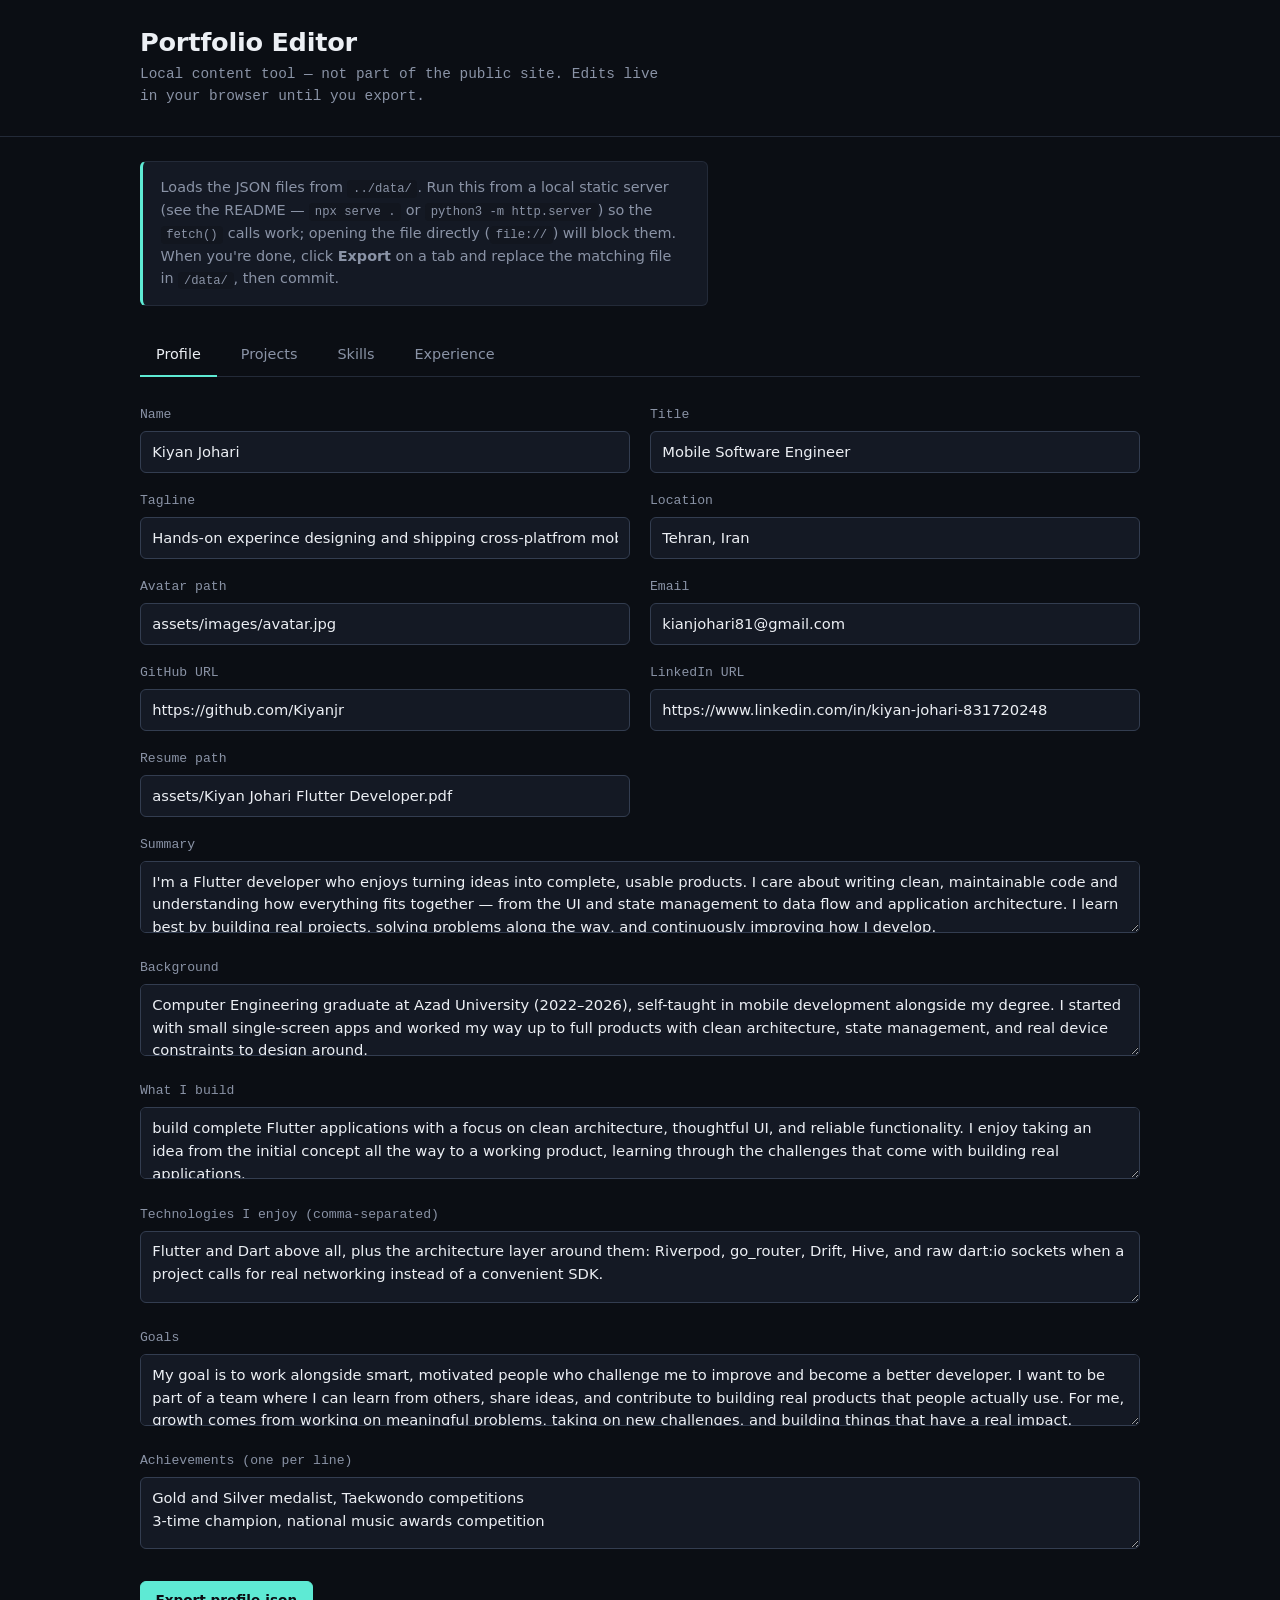
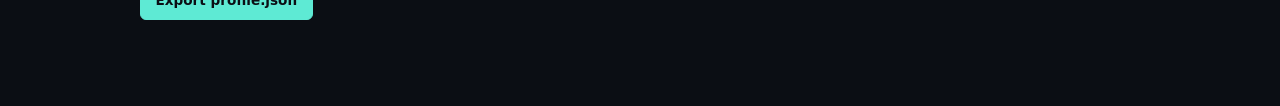
<file: editor/index.html>
<!DOCTYPE html>
<html lang="en">
<head>
  <meta charset="UTF-8" />
  <meta name="viewport" content="width=device-width, initial-scale=1" />
  <title>Portfolio Editor (local tool)</title>
  <meta name="robots" content="noindex, nofollow" />
  <link rel="stylesheet" href="../css/main.css" />
  <link rel="stylesheet" href="editor.css" />
</head>
<body data-base="../">
  <header class="ed-header">
    <div class="container ed-header-row">
      <h1>Portfolio Editor</h1>
      <p class="mono">Local content tool — not part of the public site. Edits live in your browser until you export.</p>
    </div>
  </header>

  <main class="container">
    <p class="ed-note">
      Loads the JSON files from <code>../data/</code>. Run this from a local static server (see the README —
      <code>npx serve .</code> or <code>python3 -m http.server</code>) so the <code>fetch()</code> calls work;
      opening the file directly (<code>file://</code>) will block them. When you're done, click
      <strong>Export</strong> on a tab and replace the matching file in <code>/data/</code>, then commit.
    </p>

    <div class="ed-tabs" role="tablist" aria-label="Content sections">
      <button class="ed-tab" role="tab" aria-selected="true" data-tab="profile">Profile</button>
      <button class="ed-tab" role="tab" aria-selected="false" data-tab="projects">Projects</button>
      <button class="ed-tab" role="tab" aria-selected="false" data-tab="skills">Skills</button>
      <button class="ed-tab" role="tab" aria-selected="false" data-tab="experience">Experience</button>
    </div>

    <section id="panel-profile" class="ed-panel" data-panel="profile"></section>
    <section id="panel-projects" class="ed-panel" data-panel="projects" hidden></section>
    <section id="panel-skills" class="ed-panel" data-panel="skills" hidden></section>
    <section id="panel-experience" class="ed-panel" data-panel="experience" hidden></section>
  </main>

  <div class="ed-toast" data-toast hidden></div>

  <script src="editor.js" defer></script>
</body>
</html>
</file>
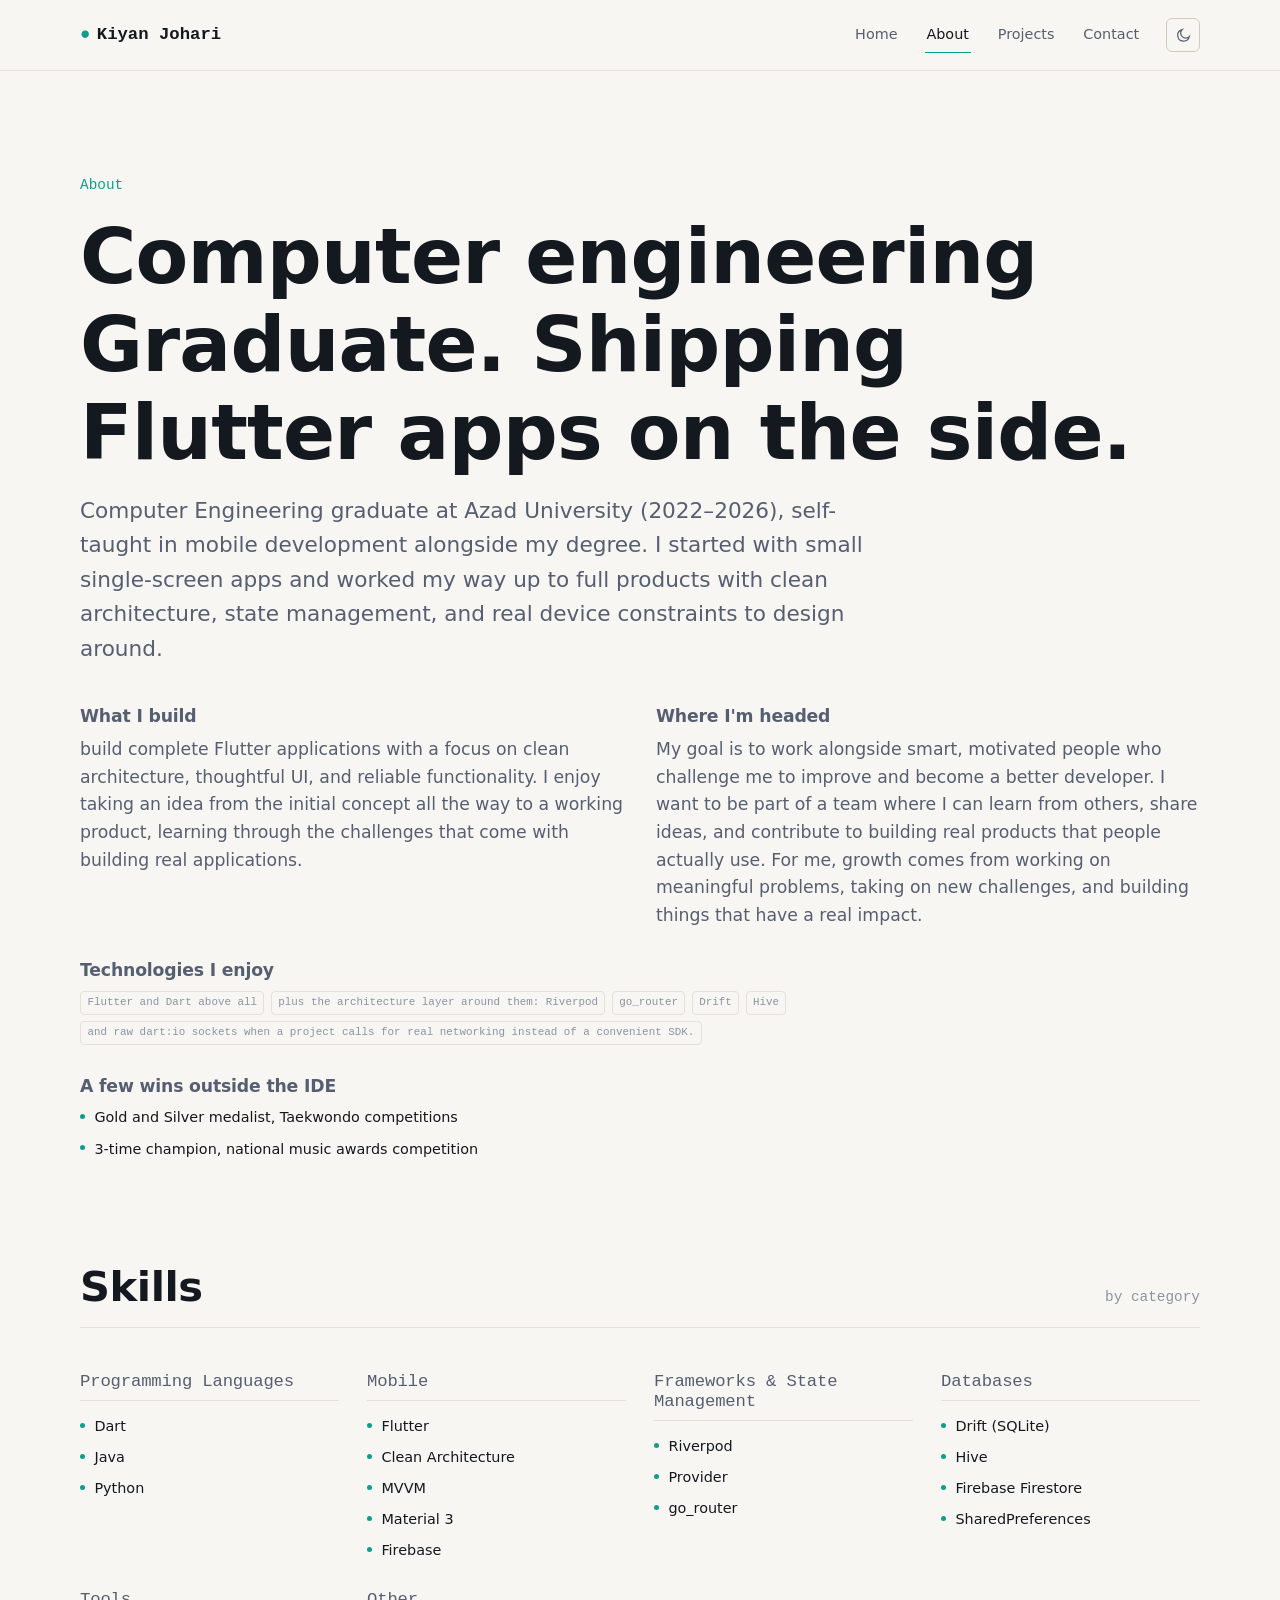
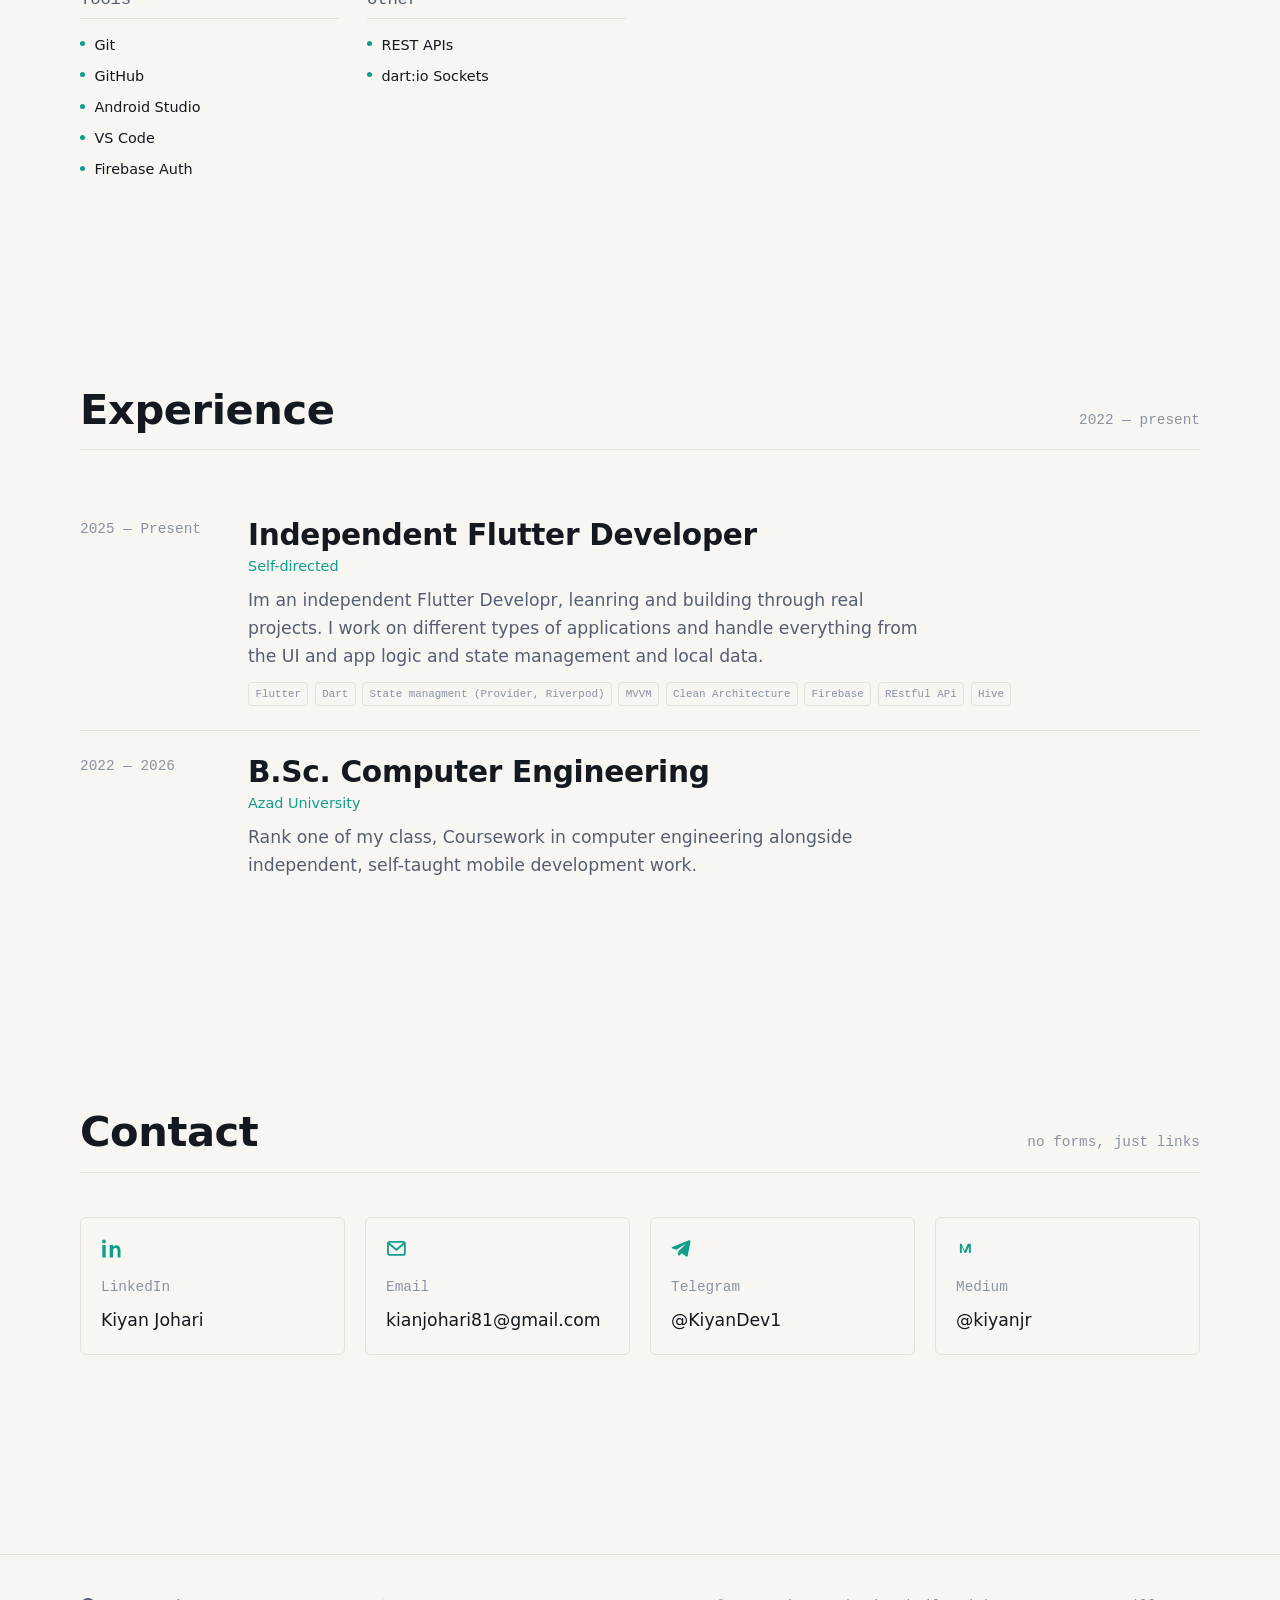
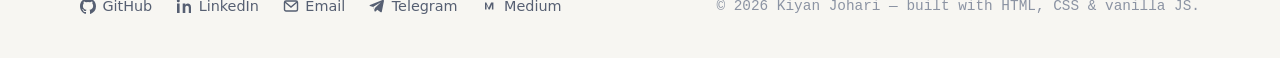
<file: about.html>
<!DOCTYPE html>
<html lang="en">
<head>
  <meta charset="UTF-8" />
  <meta name="viewport" content="width=device-width, initial-scale=1" />
  <title>About — Kiyan Johari</title>
  <meta name="description" content="Background, skills, experience and contact details for Kiyan Johari, a Flutter developer focused on offline-first mobile apps." />
  <link rel="canonical" href="https://kiyanjohari.dev/about.html" />
  <meta property="og:type" content="profile" />
  <meta property="og:title" content="About — Kiyan Johari" />
  <meta property="og:description" content="Background, skills, and experience of a Flutter developer focused on offline-first mobile apps." />
  <meta property="og:url" content="https://kiyanjohari.dev/about.html" />
  <meta name="twitter:card" content="summary" />

  <link rel="icon" href="assets/icons/favicon.svg" type="image/svg+xml" />
  <link rel="stylesheet" href="css/main.css" />
  <link rel="stylesheet" href="css/components.css" />
  <link rel="stylesheet" href="css/responsive.css" />
</head>
<body data-base="">
  <a class="skip-link" href="#main">Skip to content</a>

  <header class="site-header">
    <nav class="nav container" aria-label="Primary">
      <a class="nav-brand" href="index.html"><span class="dot">●</span> Kiyan Johari</a>
      <button class="nav-toggle" type="button" data-nav-toggle aria-expanded="false" aria-controls="nav-links">
        <span class="visually-hidden">Toggle menu</span>
        <svg width="18" height="18" viewBox="0 0 18 18" fill="none" stroke="currentColor" stroke-width="1.6"><path d="M2 5h14M2 9h14M2 13h14"/></svg>
      </button>
      <div class="nav-links" id="nav-links" data-nav-links>
        <a href="index.html">Home</a>
        <a href="about.html" aria-current="page">About</a>
        <a href="projects.html">Projects</a>
        <a href="about.html#contact">Contact</a>
        <button class="theme-toggle" type="button" data-theme-toggle aria-label="Toggle color theme">
          <svg class="icon-sun" viewBox="0 0 20 20" fill="none" stroke="currentColor" stroke-width="1.5"><circle cx="10" cy="10" r="3.5"/><path d="M10 1.5v2M10 16.5v2M3.5 3.5l1.4 1.4M15.1 15.1l1.4 1.4M1.5 10h2M16.5 10h2M3.5 16.5l1.4-1.4M15.1 4.9l1.4-1.4"/></svg>
          <svg class="icon-moon" viewBox="0 0 20 20" fill="none" stroke="currentColor" stroke-width="1.5"><path d="M17 11.5A7 7 0 1 1 8.5 3a5.5 5.5 0 0 0 8.5 8.5Z"/></svg>
        </button>
      </div>
    </nav>
  </header>

  <main id="main">
    <section class="section container" data-about-content style="padding-bottom:0">
      <p class="hero-eyebrow">About</p>
      <h1 style="max-width:22ch">Computer engineering Graduate. Shipping Flutter apps on the side.</h1>
      <p class="about-lede" data-about-background>Loading…</p>

      <div class="about-grid">
        <div>
          <h3>What I build</h3>
          <p data-about-whatibuild>Loading…</p>
        </div>
        <div>
          <h3>Where I'm headed</h3>
          <p data-about-goals>Loading…</p>
        </div>
      </div>

      <div class="about-block">
        <h3>Technologies I enjoy</h3>
        <div class="tech-tags" data-about-enjoy></div>
      </div>

      <div class="about-block">
        <h3>A few wins outside the IDE</h3>
        <ul class="skill-list" data-achievements></ul>
      </div>
    </section>

    <section class="section container">
      <div class="section-head">
        <h2>Skills</h2>
        <span class="section-note">by category</span>
      </div>
      <div class="skills-grid" data-skills-grid>
        <div class="empty-state">Loading skills…</div>
      </div>
    </section>

    <section class="section container">
      <div class="section-head">
        <h2>Experience</h2>
        <span class="section-note">2022 — present</span>
      </div>
      <div class="timeline" data-timeline>
        <div class="empty-state">Loading experience…</div>
      </div>
    </section>

    <section class="section container" id="contact">
      <div class="section-head">
        <h2>Contact</h2>
        <span class="section-note">no forms, just links</span>
      </div>
      <div class="contact-grid">
        <a class="contact-card" data-profile-href="linkedin" href="https://www.linkedin.com/in/kiyan-johari-831720248" target="_blank" rel="noopener">
          <span class="icon"><svg viewBox="0 0 16 16" fill="currentColor" width="16" height="16" aria-hidden="true"><path d="M3.6 5.4H1V15h2.6V5.4ZM2.3 4.2a1.5 1.5 0 1 0 0-3 1.5 1.5 0 0 0 0 3ZM15 9.3c0-2.6-1.4-3.8-3.2-3.8-1.5 0-2.1.8-2.5 1.4V5.4H6.7c0 .1 0 3.9 0 9.6h2.6V9.7c0-.3 0-.6.1-.8.2-.6.8-1.2 1.7-1.2 1.2 0 1.7.9 1.7 2.3V15H15V9.3Z"/></svg></span>
          <span class="label">LinkedIn</span>
          <span class="value">Kiyan Johari</span>
        </a>
        <a class="contact-card" data-profile-href="email" data-profile-mailto href="mailto:kianjohari81@gmail.com">
          <span class="icon"><svg viewBox="0 0 16 16" fill="none" stroke="currentColor" stroke-width="1.4" width="16" height="16" aria-hidden="true"><rect x="1.5" y="3" width="13" height="10" rx="1.5"/><path d="M2 4l6 5 6-5"/></svg></span>
          <span class="label">Email</span>
          <span class="value" data-profile="email">kianjohari81@gmail.com</span>
        </a>
        <a class="contact-card" data-profile-href="telegram" href="https://t.me/KiyanDev1" target="_blank" rel="noopener">
          <span class="icon"><svg viewBox="0 0 16 16" fill="currentColor" width="16" height="16" aria-hidden="true"><path d="M14.7 1.4 1 6.9c-.6.2-.6.9 0 1.1l3.3 1.1 1.3 4.1c.1.4.6.5.9.2l1.8-1.7 3.4 2.5c.4.3 1 .1 1.1-.4l2.2-11c.1-.5-.4-.9-.9-.7ZM5.9 10l-.5 2-1-3.2 7.4-4.6L5.9 10Z"/></svg></span>
          <span class="label">Telegram</span>
          <span class="value">@KiyanDev1</span>
        </a>
        <a class="contact-card" data-profile-href="medium" href="https://medium.com/@kiyanjr" target="_blank" rel="noopener">
          <span class="icon"><svg viewBox="0 0 16 16" fill="currentColor" width="16" height="16" aria-hidden="true"><path d="M2 4.5h2.3l2.4 5.3 2.4-5.3h2.3v7h-1.5V6.6l-2.15 4.9h-1.1L4.5 6.6v4.9H3V4.5Z"/></svg></span>
          <span class="label">Medium</span>
          <span class="value">@kiyanjr</span>
        </a>
      </div>
    </section>
  </main>

  <footer class="site-footer">
    <div class="container footer-row">
      <div class="footer-links">
        <a data-profile-href="github" href="https://github.com/Kiyanjr" target="_blank" rel="noopener"><svg viewBox="0 0 16 16" fill="currentColor" width="16" height="16" aria-hidden="true"><path d="M8 0C3.58 0 0 3.64 0 8.13c0 3.6 2.29 6.65 5.47 7.72.4.08.55-.17.55-.39 0-.19-.01-.82-.01-1.49-2.01.37-2.53-.5-2.69-.96-.09-.23-.48-.96-.82-1.15-.28-.15-.68-.53-.01-.54.63-.01 1.08.59 1.23.83.72 1.22 1.87.88 2.33.67.07-.53.28-.88.51-1.08-1.78-.2-3.64-.9-3.64-3.98 0-.88.31-1.6.82-2.16-.08-.2-.36-1.03.08-2.14 0 0 .67-.22 2.2.83a7.5 7.5 0 0 1 4 0c1.53-1.05 2.2-.83 2.2-.83.44 1.11.16 1.94.08 2.14.51.56.82 1.27.82 2.16 0 3.09-1.87 3.78-3.65 3.98.29.25.54.75.54 1.51 0 1.09-.01 1.97-.01 2.24 0 .22.15.48.55.39A8.14 8.14 0 0 0 16 8.13C16 3.64 12.42 0 8 0Z"/></svg> GitHub</a>
        <a data-profile-href="linkedin" href="https://www.linkedin.com/in/kiyan-johari-831720248" target="_blank" rel="noopener"><svg viewBox="0 0 16 16" fill="currentColor" width="16" height="16" aria-hidden="true"><path d="M3.6 5.4H1V15h2.6V5.4ZM2.3 4.2a1.5 1.5 0 1 0 0-3 1.5 1.5 0 0 0 0 3ZM15 9.3c0-2.6-1.4-3.8-3.2-3.8-1.5 0-2.1.8-2.5 1.4V5.4H6.7c0 .1 0 3.9 0 9.6h2.6V9.7c0-.3 0-.6.1-.8.2-.6.8-1.2 1.7-1.2 1.2 0 1.7.9 1.7 2.3V15H15V9.3Z"/></svg> LinkedIn</a>
        <a data-profile-href="email" data-profile-mailto href="mailto:kianjohari81@gmail.com"><svg viewBox="0 0 16 16" fill="none" stroke="currentColor" stroke-width="1.4" width="16" height="16" aria-hidden="true"><rect x="1.5" y="3" width="13" height="10" rx="1.5"/><path d="M2 4l6 5 6-5"/></svg> Email</a>
        <a data-profile-href="telegram" href="https://t.me/KiyanDev1" target="_blank" rel="noopener"><svg viewBox="0 0 16 16" fill="currentColor" width="16" height="16" aria-hidden="true"><path d="M14.7 1.4 1 6.9c-.6.2-.6.9 0 1.1l3.3 1.1 1.3 4.1c.1.4.6.5.9.2l1.8-1.7 3.4 2.5c.4.3 1 .1 1.1-.4l2.2-11c.1-.5-.4-.9-.9-.7ZM5.9 10l-.5 2-1-3.2 7.4-4.6L5.9 10Z"/></svg> Telegram</a>
        <a data-profile-href="medium" href="https://medium.com/@kiyanjr" target="_blank" rel="noopener"><svg viewBox="0 0 16 16" fill="currentColor" width="16" height="16" aria-hidden="true"><path d="M2 4.5h2.3l2.4 5.3 2.4-5.3h2.3v7h-1.5V6.6l-2.15 4.9h-1.1L4.5 6.6v4.9H3V4.5Z"/></svg> Medium</a>
      </div>
      <p class="footer-note">© <span data-year></span> Kiyan Johari — built with HTML, CSS &amp; vanilla JS.</p>
    </div>
  </footer>

  <script src="js/main.js" defer></script>
  <script src="js/animations.js" defer></script>
</body>
</html>
</file>
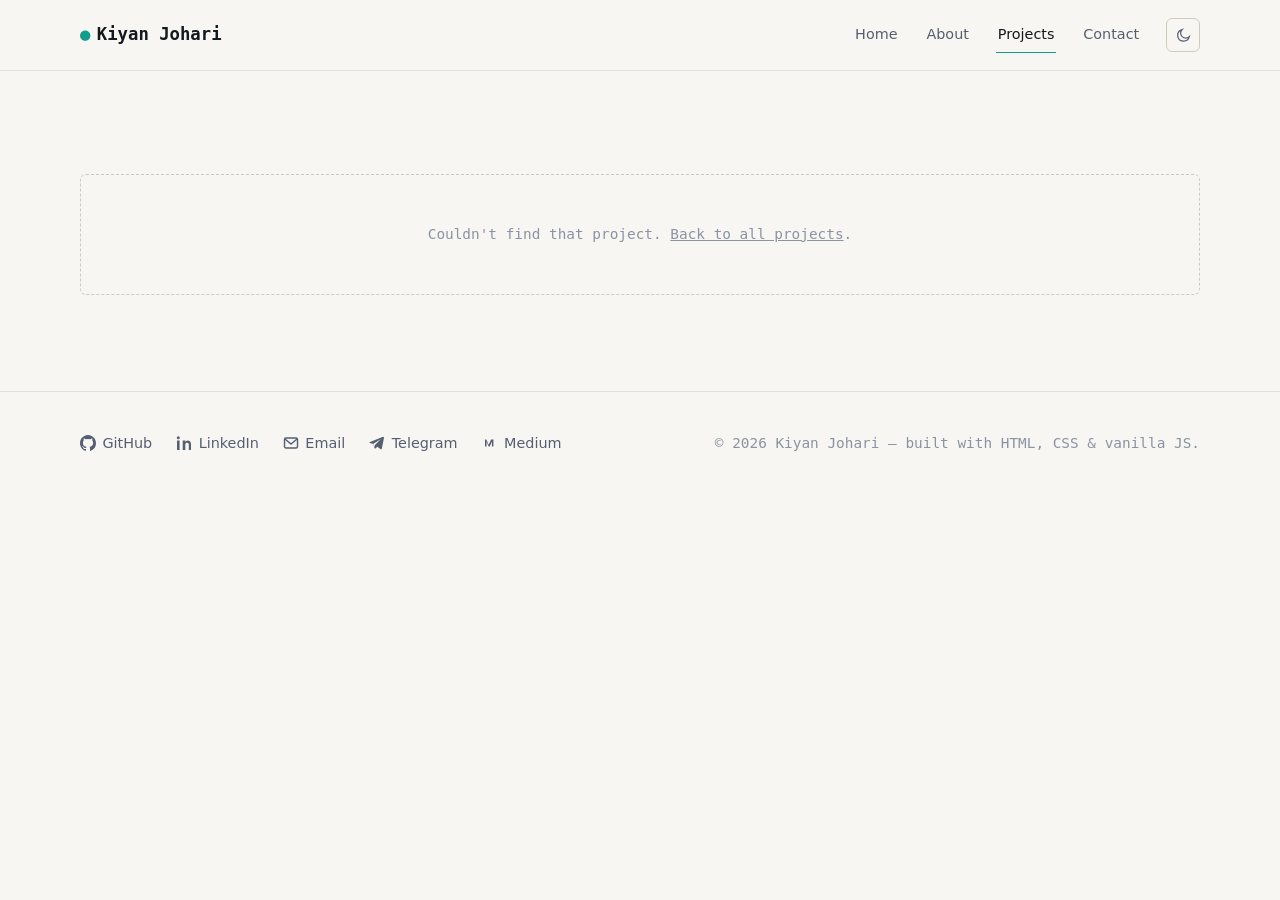
<file: project.html>
<!DOCTYPE html>
<html lang="en">
<head>
  <meta charset="UTF-8" />
  <meta name="viewport" content="width=device-width, initial-scale=1" />
  <title>Project — Kiyan Johari</title>
  <meta name="description" content="Case study of a Flutter project by Kiyan Johari." />
  <meta name="robots" content="noindex" />
  <!--
    This page is a shared template rendered per-project by js/projects.js
    based on the ?id= query parameter. Title, description, canonical and
    Open Graph tags are rewritten per project as soon as the data loads
    (see initProjectDetail in js/projects.js). The noindex tag above is
    replaced with an indexable canonical URL at that point too — it's a
    safety default for the rare case JS fails to run. See the README for
    a note on generating fully static per-project pages if you need
    guaranteed no-JS SEO later.
  -->
  <link rel="icon" href="assets/icons/favicon.svg" type="image/svg+xml" />
  <link rel="stylesheet" href="css/main.css" />
  <link rel="stylesheet" href="css/components.css" />
  <link rel="stylesheet" href="css/responsive.css" />
</head>
<body data-base="">
  <a class="skip-link" href="#main">Skip to content</a>

  <header class="site-header">
    <nav class="nav container" aria-label="Primary">
      <a class="nav-brand" href="index.html"><span class="dot">●</span> Kiyan Johari</a>
      <button class="nav-toggle" type="button" data-nav-toggle aria-expanded="false" aria-controls="nav-links">
        <span class="visually-hidden">Toggle menu</span>
        <svg width="18" height="18" viewBox="0 0 18 18" fill="none" stroke="currentColor" stroke-width="1.6"><path d="M2 5h14M2 9h14M2 13h14"/></svg>
      </button>
      <div class="nav-links" id="nav-links" data-nav-links>
        <a href="index.html">Home</a>
        <a href="about.html">About</a>
        <a href="projects.html" aria-current="page">Projects</a>
        <a href="about.html#contact">Contact</a>
        <button class="theme-toggle" type="button" data-theme-toggle aria-label="Toggle color theme">
          <svg class="icon-sun" viewBox="0 0 20 20" fill="none" stroke="currentColor" stroke-width="1.5"><circle cx="10" cy="10" r="3.5"/><path d="M10 1.5v2M10 16.5v2M3.5 3.5l1.4 1.4M15.1 15.1l1.4 1.4M1.5 10h2M16.5 10h2M3.5 16.5l1.4-1.4M15.1 4.9l1.4-1.4"/></svg>
          <svg class="icon-moon" viewBox="0 0 20 20" fill="none" stroke="currentColor" stroke-width="1.5"><path d="M17 11.5A7 7 0 1 1 8.5 3a5.5 5.5 0 0 0 8.5 8.5Z"/></svg>
        </button>
      </div>
    </nav>
  </header>

  <main id="main">
    <section class="section container" data-project-detail style="padding-bottom:0">
      <div class="empty-state">Loading project…</div>
    </section>
  </main>

  <footer class="site-footer">
    <div class="container footer-row">
      <div class="footer-links">
        <a data-profile-href="github" href="https://github.com/Kiyanjr" target="_blank" rel="noopener"><svg viewBox="0 0 16 16" fill="currentColor" width="16" height="16" aria-hidden="true"><path d="M8 0C3.58 0 0 3.64 0 8.13c0 3.6 2.29 6.65 5.47 7.72.4.08.55-.17.55-.39 0-.19-.01-.82-.01-1.49-2.01.37-2.53-.5-2.69-.96-.09-.23-.48-.96-.82-1.15-.28-.15-.68-.53-.01-.54.63-.01 1.08.59 1.23.83.72 1.22 1.87.88 2.33.67.07-.53.28-.88.51-1.08-1.78-.2-3.64-.9-3.64-3.98 0-.88.31-1.6.82-2.16-.08-.2-.36-1.03.08-2.14 0 0 .67-.22 2.2.83a7.5 7.5 0 0 1 4 0c1.53-1.05 2.2-.83 2.2-.83.44 1.11.16 1.94.08 2.14.51.56.82 1.27.82 2.16 0 3.09-1.87 3.78-3.65 3.98.29.25.54.75.54 1.51 0 1.09-.01 1.97-.01 2.24 0 .22.15.48.55.39A8.14 8.14 0 0 0 16 8.13C16 3.64 12.42 0 8 0Z"/></svg> GitHub</a>
        <a data-profile-href="linkedin" href="https://www.linkedin.com/in/kiyan-johari-831720248" target="_blank" rel="noopener"><svg viewBox="0 0 16 16" fill="currentColor" width="16" height="16" aria-hidden="true"><path d="M3.6 5.4H1V15h2.6V5.4ZM2.3 4.2a1.5 1.5 0 1 0 0-3 1.5 1.5 0 0 0 0 3ZM15 9.3c0-2.6-1.4-3.8-3.2-3.8-1.5 0-2.1.8-2.5 1.4V5.4H6.7c0 .1 0 3.9 0 9.6h2.6V9.7c0-.3 0-.6.1-.8.2-.6.8-1.2 1.7-1.2 1.2 0 1.7.9 1.7 2.3V15H15V9.3Z"/></svg> LinkedIn</a>
        <a data-profile-href="email" data-profile-mailto href="mailto:kianjohari81@gmail.com"><svg viewBox="0 0 16 16" fill="none" stroke="currentColor" stroke-width="1.4" width="16" height="16" aria-hidden="true"><rect x="1.5" y="3" width="13" height="10" rx="1.5"/><path d="M2 4l6 5 6-5"/></svg> Email</a>
        <a data-profile-href="telegram" href="https://t.me/KiyanDev1" target="_blank" rel="noopener"><svg viewBox="0 0 16 16" fill="currentColor" width="16" height="16" aria-hidden="true"><path d="M14.7 1.4 1 6.9c-.6.2-.6.9 0 1.1l3.3 1.1 1.3 4.1c.1.4.6.5.9.2l1.8-1.7 3.4 2.5c.4.3 1 .1 1.1-.4l2.2-11c.1-.5-.4-.9-.9-.7ZM5.9 10l-.5 2-1-3.2 7.4-4.6L5.9 10Z"/></svg> Telegram</a>
        <a data-profile-href="medium" href="https://medium.com/@kiyanjr" target="_blank" rel="noopener"><svg viewBox="0 0 16 16" fill="currentColor" width="16" height="16" aria-hidden="true"><path d="M2 4.5h2.3l2.4 5.3 2.4-5.3h2.3v7h-1.5V6.6l-2.15 4.9h-1.1L4.5 6.6v4.9H3V4.5Z"/></svg> Medium</a>
      </div>
      <p class="footer-note">© <span data-year></span> Kiyan Johari — built with HTML, CSS &amp; vanilla JS.</p>
    </div>
  </footer>

  <script src="js/main.js" defer></script>
  <script src="js/animations.js" defer></script>
  <script src="js/projects.js" defer></script>
</body>
</html>
</file>
<file: css/main.css>
/* =========================================================
   main.css — tokens, reset, typography, base layout, nav, footer
   ========================================================= */

:root {
  /* Color — ink navy base, single teal accent, warm amber used sparingly */
  --bg: #0B0E14;
  --bg-elevated: #12161F;
  --bg-card: #141924;
  --text: #ECEFF4;
  --text-muted: #8A93A6;
  --text-faint: #545D70;
  --accent: #5EEAD4;
  --accent-soft: rgba(94, 234, 212, 0.12);
  --accent-2: #F5B87A;
  --border: #232A38;
  --border-strong: #333D50;
  --danger: #E8776B;

  /* Type */
  --font-display: "Space Grotesk", "Inter", system-ui, sans-serif;
  --font-body: "Inter", system-ui, -apple-system, sans-serif;
  --font-mono: "IBM Plex Mono", "SFMono-Regular", Consolas, monospace;

  /* Scale */
  --step--1: clamp(0.83rem, 0.8rem + 0.15vw, 0.9rem);
  --step-0: clamp(1rem, 0.96rem + 0.2vw, 1.08rem);
  --step-1: clamp(1.2rem, 1.1rem + 0.4vw, 1.35rem);
  --step-2: clamp(1.5rem, 1.3rem + 0.8vw, 1.85rem);
  --step-3: clamp(1.9rem, 1.6rem + 1.4vw, 2.6rem);
  --step-4: clamp(2.4rem, 1.9rem + 2.4vw, 3.6rem);
  --step-5: clamp(3rem, 2.2rem + 3.6vw, 4.8rem);

  /* Layout */
  --content-width: 1120px;
  --content-pad: clamp(1.25rem, 4vw, 3rem);
  --radius-sm: 6px;
  --radius-md: 10px;
  --gap: clamp(1rem, 2vw, 1.75rem);

  color-scheme: dark;
}

html[data-theme="light"] {
  --bg: #F7F6F2;
  --bg-elevated: #FFFFFF;
  --bg-card: #FFFFFF;
  --text: #14181F;
  --text-muted: #565F72;
  --text-faint: #8B93A3;
  --accent: #0F9E8B;
  --accent-soft: rgba(15, 158, 139, 0.1);
  --accent-2: #B4691F;
  --border: #E4E1D8;
  --border-strong: #CFCABC;
  color-scheme: light;
}

/* Reset ------------------------------------------------- */
*, *::before, *::after { box-sizing: border-box; }
html { scroll-behavior: smooth; overflow-x: hidden; }
body { overflow-x: hidden; max-width: 100vw; }
@media (prefers-reduced-motion: reduce) {
  html { scroll-behavior: auto; }
  *, *::before, *::after {
    animation-duration: 0.001ms !important;
    animation-iteration-count: 1 !important;
    transition-duration: 0.001ms !important;
    scroll-behavior: auto !important;
  }
}

body, h1, h2, h3, h4, p, figure, blockquote, dl, dd { margin: 0; }
ul[class], ol[class] { list-style: none; padding: 0; margin: 0; }
img, picture { max-width: 100%; display: block; }
input, button, textarea, select { font: inherit; color: inherit; }
button { cursor: pointer; }
a { color: inherit; }

body {
  background: var(--bg);
  color: var(--text);
  font-family: var(--font-body);
  font-size: var(--step-0);
  line-height: 1.6;
  -webkit-font-smoothing: antialiased;
  transition: background-color 0.25s ease, color 0.25s ease;
}

h1, h2, h3, h4 {
  font-family: var(--font-display);
  font-weight: 600;
  line-height: 1.15;
  letter-spacing: -0.01em;
}

h1 { font-size: var(--step-5); }
h2 { font-size: var(--step-3); }
h3 { font-size: var(--step-2); }
h4 { font-size: var(--step-1); }

p { color: var(--text-muted); max-width: 62ch; }

.mono {
  font-family: var(--font-mono);
  font-size: var(--step--1);
}

/* Focus states ------------------------------------------ */
:focus-visible {
  outline: 2px solid var(--accent);
  outline-offset: 3px;
  border-radius: 2px;
}

/* Skip link ----------------------------------------------*/
.skip-link {
  position: absolute;
  left: -999px;
  top: 0;
  background: var(--accent);
  color: #0B0E14;
  padding: 0.6rem 1rem;
  z-index: 200;
  font-family: var(--font-mono);
  font-size: var(--step--1);
  border-radius: 0 0 var(--radius-sm) 0;
}
.skip-link:focus {
  left: 0;
}

/* Layout helpers ----------------------------------------- */
.container {
  width: min(var(--content-width), 100% - var(--content-pad) * 2);
  margin-inline: auto;
}

.section {
  padding-block: clamp(3rem, 8vw, 6.5rem);
}

.section-head {
  display: flex;
  align-items: baseline;
  justify-content: space-between;
  gap: 1rem;
  margin-bottom: clamp(1.5rem, 4vw, 2.75rem);
  border-bottom: 1px solid var(--border);
  padding-bottom: 1rem;
}

.section-head h2 { margin: 0; }
.section-head .section-note {
  color: var(--text-faint);
  font-family: var(--font-mono);
  font-size: var(--step--1);
  white-space: nowrap;
}

/* Nav ------------------------------------------------------ */
.site-header {
  position: sticky;
  top: 0;
  z-index: 100;
  background: color-mix(in srgb, var(--bg) 88%, transparent);
  backdrop-filter: blur(10px);
  border-bottom: 1px solid var(--border);
}

.nav {
  display: flex;
  align-items: center;
  justify-content: space-between;
  padding-block: 1.1rem;
}

.nav-brand {
  font-family: var(--font-mono);
  font-weight: 600;
  font-size: var(--step-0);
  text-decoration: none;
  color: var(--text);
  display: flex;
  align-items: center;
  gap: 0.4rem;
}
.nav-brand .dot { color: var(--accent); }

.nav-links {
  display: flex;
  align-items: center;
  gap: clamp(1rem, 2vw, 2rem);
  flex-wrap: wrap;
  min-width: 0;
}

.nav-links a {
  text-decoration: none;
  color: var(--text-muted);
  font-size: var(--step--1);
  padding: 0.35rem 0.1rem;
  border-bottom: 1px solid transparent;
  transition: color 0.15s ease, border-color 0.15s ease;
}
.nav-links a:hover,
.nav-links a[aria-current="page"] {
  color: var(--text);
  border-color: var(--accent);
}

.nav-toggle {
  display: none;
  background: none;
  border: 1px solid var(--border-strong);
  border-radius: var(--radius-sm);
  padding: 0.4rem 0.6rem;
  color: var(--text);
}

.theme-toggle {
  background: none;
  border: 1px solid var(--border-strong);
  border-radius: var(--radius-sm);
  width: 2.1rem;
  height: 2.1rem;
  display: grid;
  place-items: center;
  color: var(--text-muted);
  transition: border-color 0.15s ease, color 0.15s ease;
}
.theme-toggle:hover { color: var(--accent); border-color: var(--accent); }
.theme-toggle svg { width: 1.05rem; height: 1.05rem; }
html[data-theme="light"] .icon-moon { display: block; }
html[data-theme="light"] .icon-sun { display: none; }
html:not([data-theme="light"]) .icon-moon { display: none; }
html:not([data-theme="light"]) .icon-sun { display: block; }

/* Footer ----------------------------------------------------*/
.site-footer {
  border-top: 1px solid var(--border);
  padding-block: 2.5rem;
  margin-top: clamp(3rem, 8vw, 6rem);
}
.footer-row {
  display: flex;
  align-items: center;
  justify-content: space-between;
  gap: 1rem;
  flex-wrap: wrap;
}
.footer-links {
  display: flex;
  gap: 1.5rem;
  flex-wrap: wrap;
}
.footer-links a {
  text-decoration: none;
  color: var(--text-muted);
  font-size: var(--step--1);
  display: inline-flex;
  align-items: center;
  gap: 0.4rem;
}
.footer-links a svg { width: 1rem; height: 1rem; }
.footer-links a:hover { color: var(--accent); }
.footer-note {
  color: var(--text-faint);
  font-family: var(--font-mono);
  font-size: var(--step--1);
}

/* Utility ----------------------------------------------------*/
.visually-hidden {
  position: absolute;
  width: 1px; height: 1px;
  overflow: hidden;
  clip: rect(0 0 0 0);
  white-space: nowrap;
}

[data-reveal] {
  opacity: 0;
  transform: translateY(14px);
  transition: opacity 0.5s ease, transform 0.5s ease;
}
[data-reveal].is-visible {
  opacity: 1;
  transform: translateY(0);
}
@media (prefers-reduced-motion: reduce) {
  [data-reveal] { opacity: 1; transform: none; }
}
</file>
<file: editor/editor.css>
/* editor.css — styling for the local admin tool, built on the site's tokens */
:root { color-scheme: dark; }
body {
  background: var(--bg, #0B0E14);
  color: var(--text, #ECEFF4);
  font-family: var(--font-body, system-ui, sans-serif);
  line-height: 1.55;
}
.container { width: min(1000px, 100% - 3rem); margin-inline: auto; }

.ed-header { border-bottom: 1px solid var(--border, #232A38); padding-block: 1.75rem; margin-bottom: 1.5rem; }
.ed-header h1 { font-family: var(--font-display, sans-serif); margin: 0 0 0.35rem; font-size: 1.6rem; }
.ed-header p { color: var(--text-muted, #8A93A6); margin: 0; }

.ed-note {
  background: var(--bg-card, #141924);
  border: 1px solid var(--border, #232A38);
  border-left: 3px solid var(--accent, #5EEAD4);
  border-radius: 6px;
  padding: 0.9rem 1.1rem;
  color: var(--text-muted, #8A93A6);
  font-size: 0.9rem;
  margin-bottom: 1.75rem;
}
.ed-note code {
  background: var(--bg-elevated, #12161F);
  padding: 0.1rem 0.35rem;
  border-radius: 4px;
  font-family: var(--font-mono, monospace);
  font-size: 0.85em;
}

.ed-tabs { display: flex; gap: 0.5rem; margin-bottom: 1.75rem; border-bottom: 1px solid var(--border, #232A38); }
.ed-tab {
  background: none; border: none; color: var(--text-muted, #8A93A6);
  padding: 0.6rem 1rem; font-size: 0.9rem; cursor: pointer;
  border-bottom: 2px solid transparent; margin-bottom: -1px;
}
.ed-tab[aria-selected="true"] { color: var(--text, #ECEFF4); border-color: var(--accent, #5EEAD4); }

.ed-panel { padding-bottom: 4rem; }

.ed-field { margin-bottom: 1.1rem; }
.ed-field label { display: block; font-size: 0.82rem; color: var(--text-muted, #8A93A6); margin-bottom: 0.35rem; font-family: var(--font-mono, monospace); }
.ed-field input, .ed-field textarea, .ed-field select {
  width: 100%; background: var(--bg-card, #141924); color: var(--text, #ECEFF4);
  border: 1px solid var(--border-strong, #333D50); border-radius: 6px; padding: 0.55rem 0.7rem;
  font: inherit; font-size: 0.92rem;
}
.ed-field textarea { min-height: 4.5rem; resize: vertical; }
.ed-grid-2 { display: grid; grid-template-columns: 1fr 1fr; gap: 0 1.25rem; }

.ed-btn {
  display: inline-flex; align-items: center; gap: 0.4rem;
  background: none; border: 1px solid var(--border-strong, #333D50); color: var(--text, #ECEFF4);
  border-radius: 6px; padding: 0.5rem 0.9rem; font-size: 0.85rem; cursor: pointer;
}
.ed-btn:hover { border-color: var(--accent, #5EEAD4); }
.ed-btn-primary { background: var(--accent, #5EEAD4); border-color: var(--accent, #5EEAD4); color: #0B0E14; font-weight: 600; }
.ed-btn-danger:hover { border-color: var(--danger, #E8776B); color: var(--danger, #E8776B); }
.ed-btn-row { display: flex; gap: 0.6rem; flex-wrap: wrap; margin: 1.5rem 0; }

.ed-card {
  background: var(--bg-card, #141924); border: 1px solid var(--border, #232A38); border-radius: 8px;
  padding: 1.1rem 1.25rem; margin-bottom: 1rem;
}
.ed-card-head { display: flex; align-items: center; justify-content: space-between; gap: 0.75rem; margin-bottom: 0.9rem; }
.ed-card-head h3 { margin: 0; font-size: 1rem; font-family: var(--font-display, sans-serif); }
.ed-card-actions { display: flex; gap: 0.35rem; }
.ed-card-actions button { background: none; border: 1px solid var(--border-strong, #333D50); color: var(--text-muted, #8A93A6); border-radius: 5px; width: 1.8rem; height: 1.8rem; cursor: pointer; font-size: 0.85rem; }
.ed-card-actions button:hover { color: var(--text, #ECEFF4); border-color: var(--accent, #5EEAD4); }

.ed-checkbox { display: flex; align-items: center; gap: 0.5rem; }
.ed-checkbox input { width: auto; }

.ed-list-item {
  display: flex; align-items: center; gap: 0.6rem; margin-bottom: 0.5rem;
}
.ed-list-item input { flex: 1; }

.ed-toast {
  position: fixed; bottom: 1.5rem; left: 50%; translate: -50% 0;
  background: var(--accent, #5EEAD4); color: #0B0E14; padding: 0.65rem 1.1rem;
  border-radius: 6px; font-size: 0.85rem; font-weight: 600; z-index: 50;
}
</file>
<file: css/components.css>
/* =========================================================
   components.css — hero, buttons, cards, phone mockup, skills, timeline
   ========================================================= */

/* Buttons --------------------------------------------------*/
.btn {
  display: inline-flex;
  align-items: center;
  gap: 0.5rem;
  padding: 0.7rem 1.15rem;
  border-radius: var(--radius-sm);
  font-size: var(--step--1);
  font-weight: 500;
  text-decoration: none;
  border: 1px solid var(--border-strong);
  color: var(--text);
  transition: border-color 0.15s ease, background-color 0.15s ease, transform 0.15s ease;
}
.btn:hover { border-color: var(--accent); transform: translateY(-1px); }
.btn-primary {
  background: var(--accent);
  border-color: var(--accent);
  color: #0B0E14;
  font-weight: 600;
}
.btn-primary:hover { background: color-mix(in srgb, var(--accent) 88%, white); }
.btn svg { width: 1rem; height: 1rem; flex-shrink: 0; }
.btn-row { display: flex; flex-wrap: wrap; gap: 0.75rem; }

/* Hero -------------------------------------------------------*/
.hero {
  display: grid;
  grid-template-columns: 1.1fr 0.9fr;
  gap: clamp(2rem, 5vw, 4rem);
  align-items: center;
  padding-block: clamp(3rem, 9vw, 6rem) clamp(2rem, 6vw, 4rem);
  min-width: 0;
}
.hero > * { min-width: 0; }

.hero-eyebrow {
  font-family: var(--font-mono);
  color: var(--accent);
  font-size: var(--step--1);
  margin-bottom: 1rem;
}

.hero h1 { margin-bottom: 0.9rem; }
.hero .hero-lede { font-size: var(--step-1); color: var(--text-muted); margin-bottom: 1.75rem; max-width: 46ch; }

.hero-meta {
  display: flex;
  gap: 1.5rem;
  margin-top: 2.25rem;
  flex-wrap: wrap;
}
.hero-meta-item {
  border-top: 1px solid var(--border);
  padding-top: 0.6rem;
  min-width: 8rem;
}
.hero-meta-item .num {
  font-family: var(--font-display);
  font-size: var(--step-2);
  display: block;
}
.hero-meta-item .label {
  color: var(--text-faint);
  font-size: var(--step--1);
}

/* Phone mockup — the one bold hero element -------------------*/
.phone-frame {
  position: relative;
  width: min(280px, 78vw);
  aspect-ratio: 9 / 19.5;
  margin-inline: auto;
  border-radius: 34px;
  padding: 10px;
  background: linear-gradient(160deg, var(--bg-elevated), var(--bg));
  border: 1px solid var(--border-strong);
  box-shadow: 0 30px 60px -25px rgba(0,0,0,0.55);
}
.phone-frame::before {
  content: "";
  position: absolute;
  top: 22px; left: 50%;
  translate: -50% 0;
  width: 40%;
  height: 7px;
  border-radius: 4px;
  background: var(--bg);
  z-index: 2;
}
.phone-screen {
  position: relative;
  width: 100%;
  height: 100%;
  border-radius: 26px;
  overflow: hidden;
  background: var(--bg-card);
  border: 1px solid var(--border);
  padding: 1.5rem 1rem 1rem;
  display: flex;
  flex-direction: column;
  gap: 0.6rem;
}
.phone-screen .ps-label {
  font-family: var(--font-mono);
  font-size: 0.62rem;
  color: var(--text-faint);
  letter-spacing: 0.02em;
}
.phone-screen .ps-bar {
  height: 34px;
  border-radius: 8px;
  background: var(--bg-elevated);
  border: 1px solid var(--border);
}
.phone-screen .ps-chart {
  flex: 1;
  border-radius: 10px;
  background: linear-gradient(180deg, var(--accent-soft), transparent);
  border: 1px solid var(--border);
  position: relative;
  overflow: hidden;
}
.phone-screen .ps-chart svg { position: absolute; inset: 0; width: 100%; height: 100%; }
.phone-screen .ps-row { display: flex; gap: 0.5rem; }
.phone-screen .ps-pill {
  flex: 1;
  height: 46px;
  border-radius: 9px;
  background: var(--bg-elevated);
  border: 1px solid var(--border);
  display: flex;
  align-items: center;
  justify-content: center;
  color: var(--accent);
  font-family: var(--font-mono);
  font-size: 0.68rem;
}

/* Project grid -------------------------------------------------*/
.project-grid {
  display: grid;
  grid-template-columns: repeat(auto-fill, minmax(280px, 1fr));
  gap: var(--gap);
}

.project-card {
  display: flex;
  flex-direction: column;
  border: 1px solid var(--border);
  border-left: 2px solid var(--border-strong);
  border-radius: var(--radius-sm);
  overflow: hidden;
  background: var(--bg-card);
  text-decoration: none;
  color: var(--text);
  transition: border-color 0.18s ease, transform 0.18s ease;
}
.project-card:hover { border-left-color: var(--accent); transform: translateY(-3px); }
.project-card[data-status="Completed"] { border-left-color: var(--accent); }
.project-card[data-status="In Progress"] { border-left-color: var(--accent-2); }
.project-card[data-status="Archived"] { border-left-color: var(--text-faint); }

.project-card-media {
  aspect-ratio: 16/10;
  background: var(--bg-elevated);
  overflow: hidden;
}
.project-card-media img { width: 100%; height: 100%; object-fit: cover; }

.project-card-body { padding: 1.1rem 1.25rem 1.35rem; display: flex; flex-direction: column; gap: 0.6rem; flex: 1; }

.project-card-top {
  display: flex;
  align-items: center;
  justify-content: space-between;
  gap: 0.5rem;
}
.project-card-top h3 { font-size: var(--step-1); margin: 0; }

.status-badge {
  font-family: var(--font-mono);
  font-size: 0.68rem;
  padding: 0.18rem 0.5rem;
  border-radius: 999px;
  border: 1px solid var(--border-strong);
  color: var(--text-muted);
  white-space: nowrap;
}
.status-badge[data-status="Completed"] { color: var(--accent); border-color: var(--accent); }
.status-badge[data-status="In Progress"] { color: var(--accent-2); border-color: var(--accent-2); }

.project-card p { font-size: var(--step--1); margin: 0; }

.tech-tags {
  display: flex;
  flex-wrap: wrap;
  gap: 0.4rem;
  margin-top: auto;
  padding-top: 0.6rem;
}
.tech-tag {
  font-family: var(--font-mono);
  font-size: 0.68rem;
  color: var(--text-faint);
  border: 1px solid var(--border);
  border-radius: 4px;
  padding: 0.14rem 0.4rem;
}

.featured-flag {
  font-family: var(--font-mono);
  font-size: 0.68rem;
  color: var(--accent);
}

/* Filters ----------------------------------------------------*/
.filter-row {
  display: flex;
  flex-wrap: wrap;
  gap: 0.5rem;
  margin-bottom: 2rem;
}
.filter-btn {
  font-family: var(--font-mono);
  font-size: 0.72rem;
  padding: 0.35rem 0.7rem;
  border-radius: 999px;
  border: 1px solid var(--border-strong);
  background: none;
  color: var(--text-muted);
}
.filter-btn[aria-pressed="true"] {
  color: var(--bg);
  background: var(--accent);
  border-color: var(--accent);
}

/* Skills -------------------------------------------------------*/
.skills-grid {
  display: grid;
  grid-template-columns: repeat(auto-fit, minmax(220px, 1fr));
  gap: 1.75rem;
}
.skill-category h3 {
  font-size: var(--step-0);
  font-family: var(--font-mono);
  color: var(--text-muted);
  font-weight: 500;
  margin-bottom: 0.9rem;
  padding-bottom: 0.5rem;
  border-bottom: 1px solid var(--border);
}
.skill-list { display: flex; flex-direction: column; gap: 0.5rem; }
.skill-list li {
  color: var(--text);
  font-size: var(--step--1);
  padding-left: 0.9rem;
  position: relative;
}
.skill-list li::before {
  content: "";
  position: absolute;
  left: 0; top: 0.55em;
  width: 5px; height: 5px;
  border-radius: 50%;
  background: var(--accent);
}

/* Timeline (experience) -----------------------------------------*/
.timeline { display: flex; flex-direction: column; }
.timeline-item {
  display: grid;
  grid-template-columns: 9rem 1fr;
  gap: 1.5rem;
  padding-block: 1.5rem;
  border-top: 1px solid var(--border);
}
.timeline-item:first-child { border-top: none; }
.timeline-date {
  font-family: var(--font-mono);
  color: var(--text-faint);
  font-size: var(--step--1);
}
.timeline-role h3 { margin-bottom: 0.15rem; }
.timeline-org { color: var(--accent); font-size: var(--step--1); margin-bottom: 0.6rem; display: block; }
.timeline-tech { display: flex; flex-wrap: wrap; gap: 0.4rem; margin-top: 0.75rem; }

/* Contact ---------------------------------------------------------*/
.contact-grid {
  display: grid;
  grid-template-columns: repeat(auto-fit, minmax(220px, 1fr));
  gap: 1.25rem;
}
.contact-card {
  border: 1px solid var(--border);
  border-radius: var(--radius-sm);
  padding: 1.25rem;
  text-decoration: none;
  color: var(--text);
  display: flex;
  flex-direction: column;
  gap: 0.5rem;
  transition: border-color 0.15s ease, transform 0.15s ease;
}
.contact-card:hover { border-color: var(--accent); transform: translateY(-2px); }
.contact-card .icon { color: var(--accent); }
.contact-card .icon svg { width: 1.3rem; height: 1.3rem; }
.contact-card .label { font-family: var(--font-mono); font-size: var(--step--1); color: var(--text-faint); }
.contact-card .value { font-size: var(--step-0); word-break: break-word; }

/* Project detail ------------------------------------------------*/
.project-hero {
  display: grid;
  gap: 1.5rem;
  padding-block: clamp(2rem, 6vw, 3.5rem);
}
.project-hero-media {
  border-radius: var(--radius-md);
  overflow: hidden;
  border: 1px solid var(--border);
  aspect-ratio: 16/8;
  background: var(--bg-elevated);
}
.project-hero-media img { width: 100%; height: 100%; object-fit: cover; }
.project-meta-row {
  display: flex;
  flex-wrap: wrap;
  gap: 1.5rem;
  margin-top: 1.5rem;
  padding-top: 1.5rem;
  border-top: 1px solid var(--border);
}
.project-meta-row .meta-block .label { font-family: var(--font-mono); font-size: 0.68rem; color: var(--text-faint); display: block; margin-bottom: 0.2rem; }
.screenshot-grid {
  display: grid;
  grid-template-columns: repeat(auto-fit, minmax(240px, 1fr));
  gap: 1rem;
  margin-top: 2.5rem;
}
.screenshot-grid img { border-radius: var(--radius-sm); border: 1px solid var(--border); }

.back-link {
  display: inline-flex;
  align-items: center;
  gap: 0.4rem;
  color: var(--text-muted);
  text-decoration: none;
  font-size: var(--step--1);
  margin-bottom: 1.5rem;
}
.back-link:hover { color: var(--accent); }

.empty-state {
  border: 1px dashed var(--border-strong);
  border-radius: var(--radius-sm);
  padding: 3rem 1.5rem;
  text-align: center;
  color: var(--text-faint);
  font-family: var(--font-mono);
  font-size: var(--step--1);
}

/* Hero chart draw-in — the single orchestrated load animation ------------*/
.ps-chart svg path.draw-line {
  stroke: var(--accent);
  stroke-width: 2;
  fill: none;
  stroke-dasharray: 220;
  stroke-dashoffset: 220;
  animation: draw-line 1.6s 0.3s cubic-bezier(.22,.9,.3,1) forwards;
}
.ps-chart svg path.draw-fill {
  fill: var(--accent-soft);
  opacity: 0;
  animation: fade-in 1s 1.1s ease forwards;
}
@keyframes draw-line { to { stroke-dashoffset: 0; } }
@keyframes fade-in { to { opacity: 1; } }
@media (prefers-reduced-motion: reduce) {
  .ps-chart svg path.draw-line { animation: none; stroke-dashoffset: 0; }
  .ps-chart svg path.draw-fill { animation: none; opacity: 1; }
}

/* About page ------------------------------------------------------------*/
.about-lede { font-size: var(--step-1); max-width: 60ch; margin-top: 1rem; }
.about-grid {
  display: grid;
  grid-template-columns: 1fr 1fr;
  gap: 2rem;
  margin-top: 2.5rem;
}
.about-grid h3, .about-block h3 {
  font-size: var(--step-0);
  color: var(--text-muted);
  margin-bottom: 0.6rem;
}
.about-block { margin-top: 2rem; }
.about-block .tech-tags { padding-top: 0; }
</file>
<file: css/responsive.css>
/* =========================================================
   responsive.css — breakpoints
   ========================================================= */

/* Laptop / narrow desktop — collapse nav to the hamburger menu well
   before it gets cramped (this was the actual overflow bug: the old
   860px breakpoint left ~900-1150px windows with a nav row that had
   no wrap fallback and could push the page wider than the viewport). */
@media (max-width: 1080px) {
  .nav-links {
    position: fixed;
    inset: 4rem 0 auto 0;
    background: var(--bg-elevated);
    border-bottom: 1px solid var(--border);
    flex-direction: column;
    align-items: flex-start;
    padding: 1.25rem var(--content-pad) 1.75rem;
    gap: 1rem;
    transform: translateY(-8px);
    opacity: 0;
    pointer-events: none;
    transition: opacity 0.18s ease, transform 0.18s ease;
  }
  .nav-links[data-open="true"] {
    opacity: 1;
    transform: translateY(0);
    pointer-events: auto;
  }
  .nav-toggle { display: inline-grid; place-items: center; }
}

@media (max-width: 860px) {
  .hero {
    grid-template-columns: 1fr;
    text-align: left;
  }
  .hero .phone-frame { order: -1; margin-bottom: 1rem; width: min(220px, 60vw); }

  .timeline-item { grid-template-columns: 1fr; gap: 0.4rem; }
  .about-grid { grid-template-columns: 1fr; gap: 1.5rem; }
  .project-meta-row { grid-template-columns: 1fr; }
  .contact-grid { grid-template-columns: 1fr; }
}

@media (max-width: 600px) {
  .hero-meta { gap: 1rem; }
  .hero-meta-item { min-width: 6.5rem; }
  .project-grid { grid-template-columns: 1fr; }
  .footer-row { flex-direction: column; align-items: flex-start; gap: 1rem; }
  .filter-row { overflow-x: auto; flex-wrap: nowrap; padding-bottom: 0.25rem; }
}

@media (min-width: 1400px) {
  :root { --content-width: 1240px; }
}

/* Small phones — the type scale's floor (--step-5 min 3rem / --step-4 min
   2.4rem) was tuned for tablet/desktop and left long headlines wrapping
   into 6-7 lines on narrow phones, making pages feel oversized and
   cramped. Scale the display sizes down further here only; tablet and
   laptop are untouched since this query doesn't apply there. */
@media (max-width: 480px) {
  :root {
    --step-5: clamp(1.9rem, 1.5rem + 5vw, 2.6rem);
    --step-4: clamp(1.7rem, 1.35rem + 4vw, 2.2rem);
  }
  .hero { padding-block: clamp(2rem, 9vw, 3rem) clamp(1.5rem, 6vw, 2.5rem); }
  .section { padding-block: clamp(2.25rem, 8vw, 3.5rem); }
}
</file>
